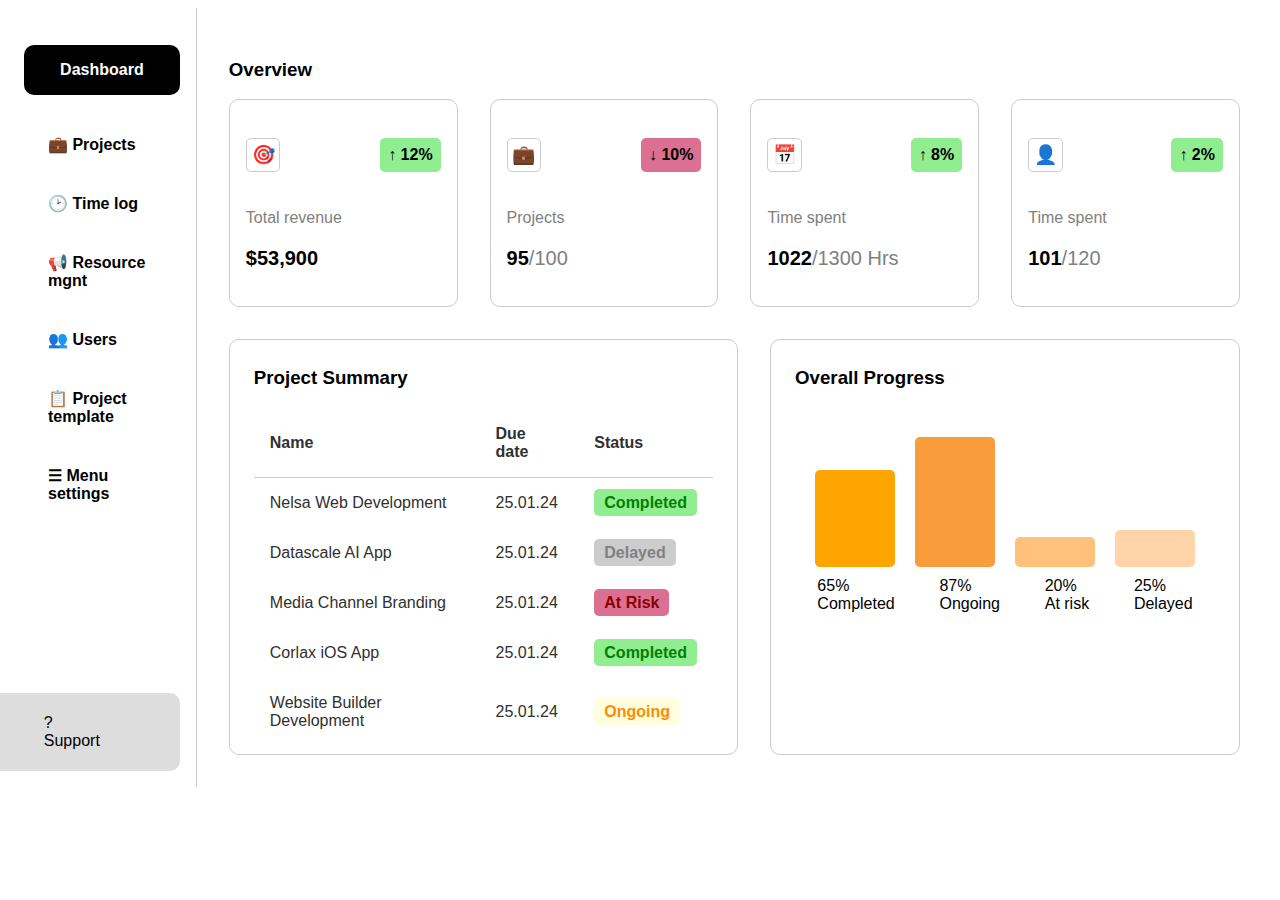
<file: Dashboard/index.html>
<!-- Write your HTML body here -->
<!DOCTYPE html>
<html>
  <head>
    <title>Dashboard</title>
	<link rel="stylesheet" href="style.css"/>
  </head
  <body>
    <div class="container">
    <div class="left">
      <h4>Dashboard</h4>
      <p>&#x1F4BC; Projects</p>
      <p>&#x1F551; Time log</p>
      <p>&#x1F4E2; Resource mgnt</p>
      <p>&#x1F465; Users</p>
      <p>&#x1F4CB; Project template</p>
      <p>&#x2630; Menu settings</p>
      <span>?Support</span>
    </div>
    <div class="right">
      <h3>Overview</h3>
      <div class="right-top">
        <div class="card">
          <div class="card-top">
          <h3>&#x1F3AF;</h3>
          <h4 class="rt1 ">&#8593; 12%</h4>  
          </div>
          <div class="card-bottom">
          <p style="color: grey;">Total revenue</p>
          <p style="font-size: 20px; font-weight: 600;">$53,900</p>  
          </div>
        </div>  
        <div class="card">
          <div class="card-top">
          <h3>&#x1F4BC;</h3>
          <h4 class="rt1 red">&#8595; 10%</h4>  
          </div>
          <div class="card-bottom">
          <p style="color: grey;">Projects</p>
          <p style="font-size: 20px; color: grey;"><strong style="color: black;">95</strong>/100</p>  
          </div>
        </div>  
        <div class="card">
          <div class="card-top">
          <h3>&#x1F4C5;</h3>
          <h4 class="rt1">&#8593; 8%</h4>  
          </div>
          <div class="card-bottom">
          <p style="color: grey;">Time spent</p>
          <p style="font-size: 20px; color: grey;"><strong style="color: black;">1022</strong>/1300 Hrs</p> 
          </div>
        </div>  
        <div class="card">
          <div class="card-top">
          <h3>&#x1F464;</h3>
          <h4 class="rt1">&#8593; 2%</h4>  
          </div>
          <div class="card-bottom">
          <p style="color: grey;">Time spent</p>
         <p style="font-size: 20px; color: grey;"><strong style="color: black;">101</strong>/120</p>
          </div>
        </div>  
      </div>
      <div class="right-bottom">
        <div class="right-bottom-card">
          <h3>Project Summary</h3>
          <table>
            <tr>
              <th>Name</th>
              <th>Due date</th>
              <th>Status</th>
            </tr>
            <tr>
              <td>Nelsa Web Development</td>
              <td>25.01.24</td>
              <td><span class="status completed">Completed</span></td>
            </tr>
            <tr>
              <td>Datascale AI App</td>
              <td>25.01.24</td>
              <td><span class="status delayed">Delayed</span></td>
            </tr>
            <tr>
              <td>Media Channel Branding</td>
              <td>25.01.24</td>
              <td><span class="status risk">At Risk</span></td>
            </tr>
            <tr>
              <td>Corlax iOS App</td>
              <td>25.01.24</td>
              <td><span class="status completed">Completed</span></td>
            </tr>
            <tr>
              <td>Website Builder Development</td>
              <td>25.01.24</td>
              <td><span class="status ongoing">Ongoing</span></td>
            </tr>
          </table>
        </div>
        <div class="right-bottom-card">
          <h3>Overall Progress</h3>
          <div class="chart">
            <div class="bar bar-1"></div>
            <div class="bar bar-2"></div>
            <div class="bar bar-3"></div>
            <div class="bar bar-4"></div>
          </div>
          <div class="labels">
            <div class="label">65%<span>Completed</span></div>
            <div class="label">87%<span>Ongoing</span></div>
            <div class="label">20%<span>At risk</span></div>
            <div class="label">25%<span>Delayed</span></div>
          </div>
        </div>
      </div>
    </div>   
    </div>
  </body>
</html>
</file>
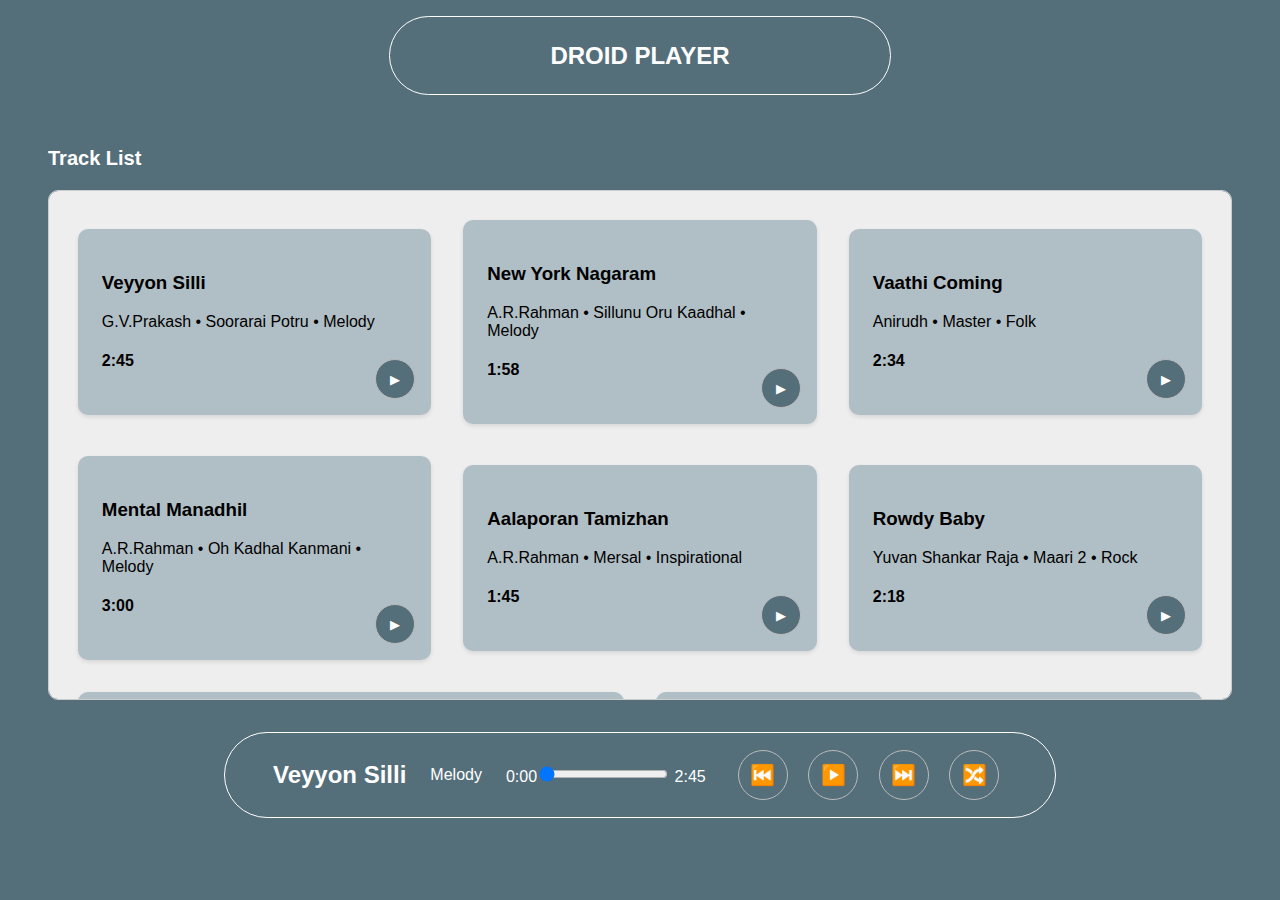
<file: Music-Player/index.html>
<!-- Write your HTML body here -->
<!DOCTYPE HTML>
<html>
  <head>
    <title>Droid Player</title>
    <link rel="stylesheet" type="text/css" href="style.css">
  </head>
  <body>
    <header>
      <h2>DROID PLAYER</h2>
    </header>
    
    <div class="track-list"> 
      <p class="list-desc">Track List</p>
      <div id="card-container">
      </div>
    </div>

    <div class="track-controller">
      <h2 id="track-name">Track Name</h2>
      <p id="track-genre">Genre</p>
      <p><span id="current-time">0</span><input type="range" id="slider" min="0" value="0" step="1"/>
<span id="end-time">0</span></p>
      <div class="controls">
        <button id="prev">⏮️</button>
        <button id="play">▶️</button>
        <button id="next">⏭️</button>
        <button id="shuffle">🔀</button>
      </div>
    </div>
    <script type="text/javascript" src="script.js"></script>
  </body>
</html>
</file>
<file: Dashboard/style.css>
/* Write your CSS here */
body {
  font-family: 'Arial';
}

.container {
  display: flex;
}

.left {
  position: relative;
  width: 20%;
  padding: 1rem;
  border-right: 1px solid #ccc;
}

.left h4 {
  text-align: center;
  padding: 1rem;
  background-color: black;
  color: white;
  border-radius: 10px;
}

.left p {
  margin: 2.5rem 1.5rem;
  font-weight: 600;
}

.left span {
  position: absolute;
  bottom: 1rem;
  right: 1rem;
  padding: 1.3rem 5rem;
  background-color: #ddd;
  border-radius: 10px;
}

.right {
  width: 80%;
  padding: 2rem;
}

.right-top {
  display: flex;
  justify-content: center;
  align-items: center;
  gap: 2rem;
}

.rt1 {
  background-color: lightgreen;
  border-radius: 5px;
  padding: 0.5rem
}

.red {
  background-color: palevioletred;
}

.card {
  display: flex;
  flex-direction: column;
  border: 1px solid #ccc;
  border-radius: 10px;
  width: 200px;
  padding: 1rem;
}

.card-top {
  display: flex;
  justify-content: space-between;
  align-items: center;
}

.card-top h3 {
  border: 1px solid #ccc;
  border-radius: 5px;
  padding: 0.3rem;
}

.right-bottom {
  display: flex;
  gap: 2rem;
  margin-top: 2rem;
}

.right-bottom-card {
  border: 1px solid #ccc;
  border-radius: 10px;
  padding: 0.5rem 1.5rem;
}

table {
  border-collapse: collapse;
  margin-top: 20px;
}

th {
  border-bottom: 1px solid #ccc;
}

th,td {
  padding: 1rem;
  text-align: left;
  color: #303030;
}

.status {
  padding: 5px 10px;
  border-radius: 5px;
  font-weight: bold;
}

.completed {
  background-color: lightgreen;
  color: green;
}

.delayed {
  background-color: #ccc;
  color:grey;
}

.risk {
  background-color: palevioletred;
  color: darkred;
}

.ongoing {
  background-color: lightyellow;
  color: darkorange;
}

.chart {
  display: flex;
  justify-content: space-around;
  align-items: flex-end;
  height: 150px;
  width: 400px;
  padding: 10px;
}

.bar {
  width: 80px;
  border-radius: 5px;
  text-align: center;
  color: black;
  display: flex;
  align-items: flex-end;
  justify-content: center;
}

.bar-1 {
  height: 65%;
  background-color: orange;
}

.bar-2 {
  height: 87%;
  background-color: #f89c3c;
}

.bar-3 {
  height: 20%;
  background-color:#ffc17c;
}

.bar-4 {
  height: 25%;
  background-color: #ffd4a9;
}

.labels {
  display: flex;
  justify-content: space-around
}

.label span {
  display: block;
}
</file>
<file: Music-Player/style.css>
/* Write your CSS here */
body {
  font-family: 'Arial';
  background-color: #546e7a;
  display: flex;
  justify-content: center;
  align-items: center;
  flex-direction: column;
  gap: 2rem;
  margin: 1rem 3rem

}

header {
  padding: 0.3rem 10rem;
  text-align: center;
  color: white;
  border-radius: 50px;
  border: 1px solid white;
}

.track-list {
  display: flex;
  flex-direction: column;
}

.list-desc {
  color:white;
  font-size: 20px;
  font-weight: 600;
}

#card-container {
  display: flex;
  align-items: center;
  gap: 2rem;
  flex-wrap: wrap;
  overflow-y: scroll;
  border: 1px solid #ccc;
  border-radius: 10px;
  padding: 1.8rem;
  height: 50vh;
  background-color: #eee;

}

.card {
  flex: 1;
  min-width: 300px;
  background-color: #b0bec5;
  border-radius: 10px;
  padding: 1.5rem;
  position: relative;
  box-shadow: 0 2px 4px rgba(0,0,0,0.1);
  transition: transform 0.2s ease-in-out;
  }

.card:hover {
  transform: scale(1.08);
}

.play-btn {
  height: 40px;
  width: 40px;
  border-radius: 50%;
  background-color: #546e7a;
  border: 1px solid #bbb;
  position: absolute;
  bottom: 1rem;
  right: 1rem;
  color: white;
}

.track-controller {
  color: white;
  border-radius: 50px;
 
  display: flex;
  justify-content: center;
  align-items: center;
  gap: 1.5rem;
  padding: 0.5rem 3rem;
  border: 1px solid white;
}


#prev, #play, #next, #shuffle {
  height: 50px;
  width: 50px;
  border-radius: 50%;
  background: transparent;
  border: 1px solid #bbb;
  margin: 0.5rem;
  color: white;
  font-size: 20px;
}
</file>
